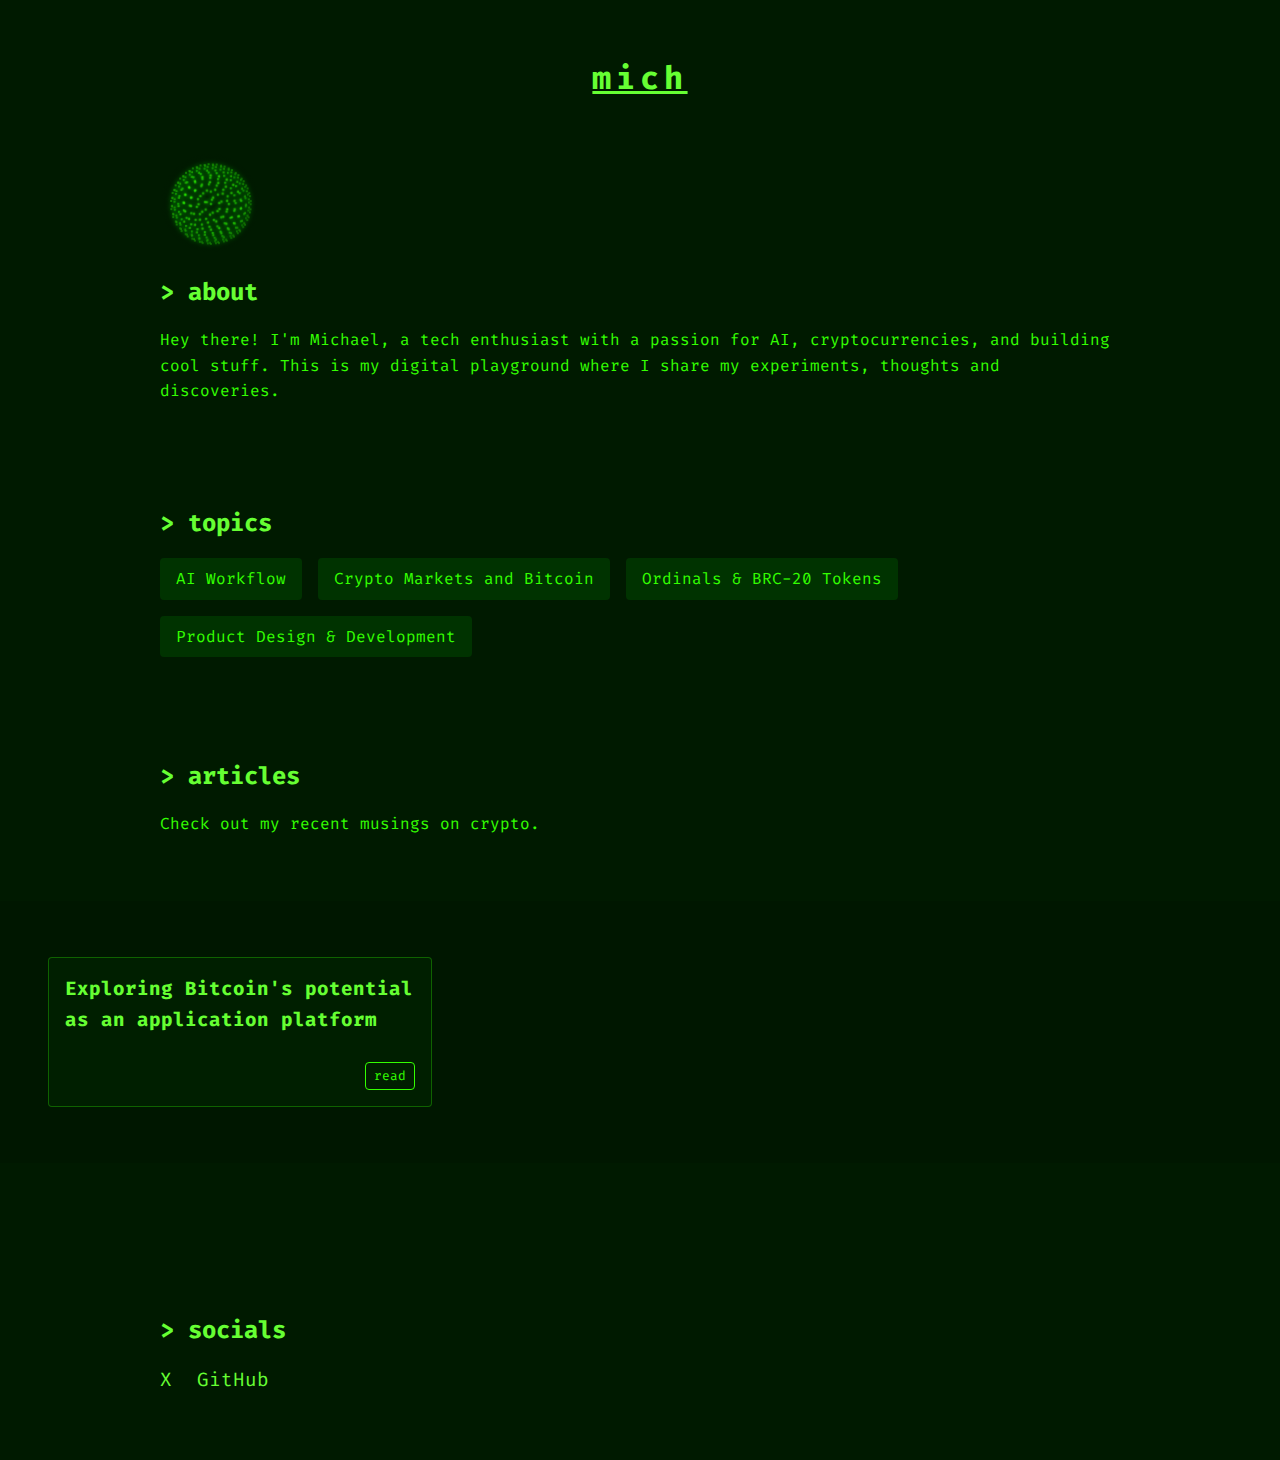
<file: index.html>
<!DOCTYPE html>
<html lang="en">
<head>
    <meta charset="UTF-8">
    <meta name="viewport" content="width=device-width, initial-scale=1.0">
    <title>michaelycrypto</title>
    <link href="https://fonts.googleapis.com/css2?family=Fira+Code:wght@400;700&display=swap" rel="stylesheet">
    <link rel="stylesheet" href="style.css">
</head>
<body>
    <header>
        <h1 class="glitch-logo"><a href="index.html"><span id="typing-text"></span></a></h1>
    </header>

    <main class="content">
        <section class="hero">
            <div class="container">
                <div id="globe-container">
                    <div id="globe"></div>
                    <div id="globe-overlay"></div>
                </div>
                <div class="whoami">
                    <h2>> about</h2>
                    <p>Hey there! I'm Michael, a tech enthusiast with a passion for AI, cryptocurrencies, and building cool stuff. This is my digital playground where I share my experiments, thoughts and discoveries.</p>
                </div>
            </div>
        </section>

        <section class="topics">
            <div class="container">
                <h2>> topics</h2>
                <ul>
                    <li>AI Workflow</li>
                    <li>Crypto Markets and Bitcoin</li>
                    <li>Ordinals & BRC-20 Tokens</li>
                    <li>Product Design & Development</li>
                </ul>
            </div>
        </section>

        <section class="blog">
            <div class="container">
                <h2>> articles</h2>
                <p>Check out my recent musings on crypto.</p>
            </div>
            <div class="carousel-wrapper">
                <button class="carousel-arrow left-arrow" aria-label="Previous articles">
                    <svg xmlns="http://www.w3.org/2000/svg" viewBox="0 0 24 24" fill="none" stroke="currentColor" stroke-width="2" stroke-linecap="round" stroke-linejoin="round" class="icon-chevron"><polyline points="15 18 9 12 15 6"></polyline></svg>
                </button>
                <div class="carousel-container">
                    <div class="carousel-track">
                        <div class="carousel-item">
                            <h3>Exploring Bitcoin's potential as an application platform</h3>
                            <a href="./bitcoin-as-a-platform.html" class="read-button">read</a>
                        </div>
                        <!-- Add more carousel items here -->
                    </div>
                </div>
                <button class="carousel-arrow right-arrow" aria-label="Next articles">
                    <svg xmlns="http://www.w3.org/2000/svg" viewBox="0 0 24 24" fill="none" stroke="currentColor" stroke-width="2" stroke-linecap="round" stroke-linejoin="round" class="icon-chevron"><polyline points="9 18 15 12 9 6"></polyline></svg>
                </button>
            </div>
        </section>

        <section class="socials">
            <div class="container">
                <h2>> socials</h2>
                <div class="social-links">
                    <a href="https://twitter.com/michaelycrypto" target="_blank">X</a>
                    <a href="https://github.com/michaelycrypto" target="_blank">GitHub</a>
                </div>
            </div>
        </section>
    </main>

    <script src="glitch.js"></script>
    <script src="globe.js"></script>
    <script src="carousel.js"></script>
</body>
</html>
</file>
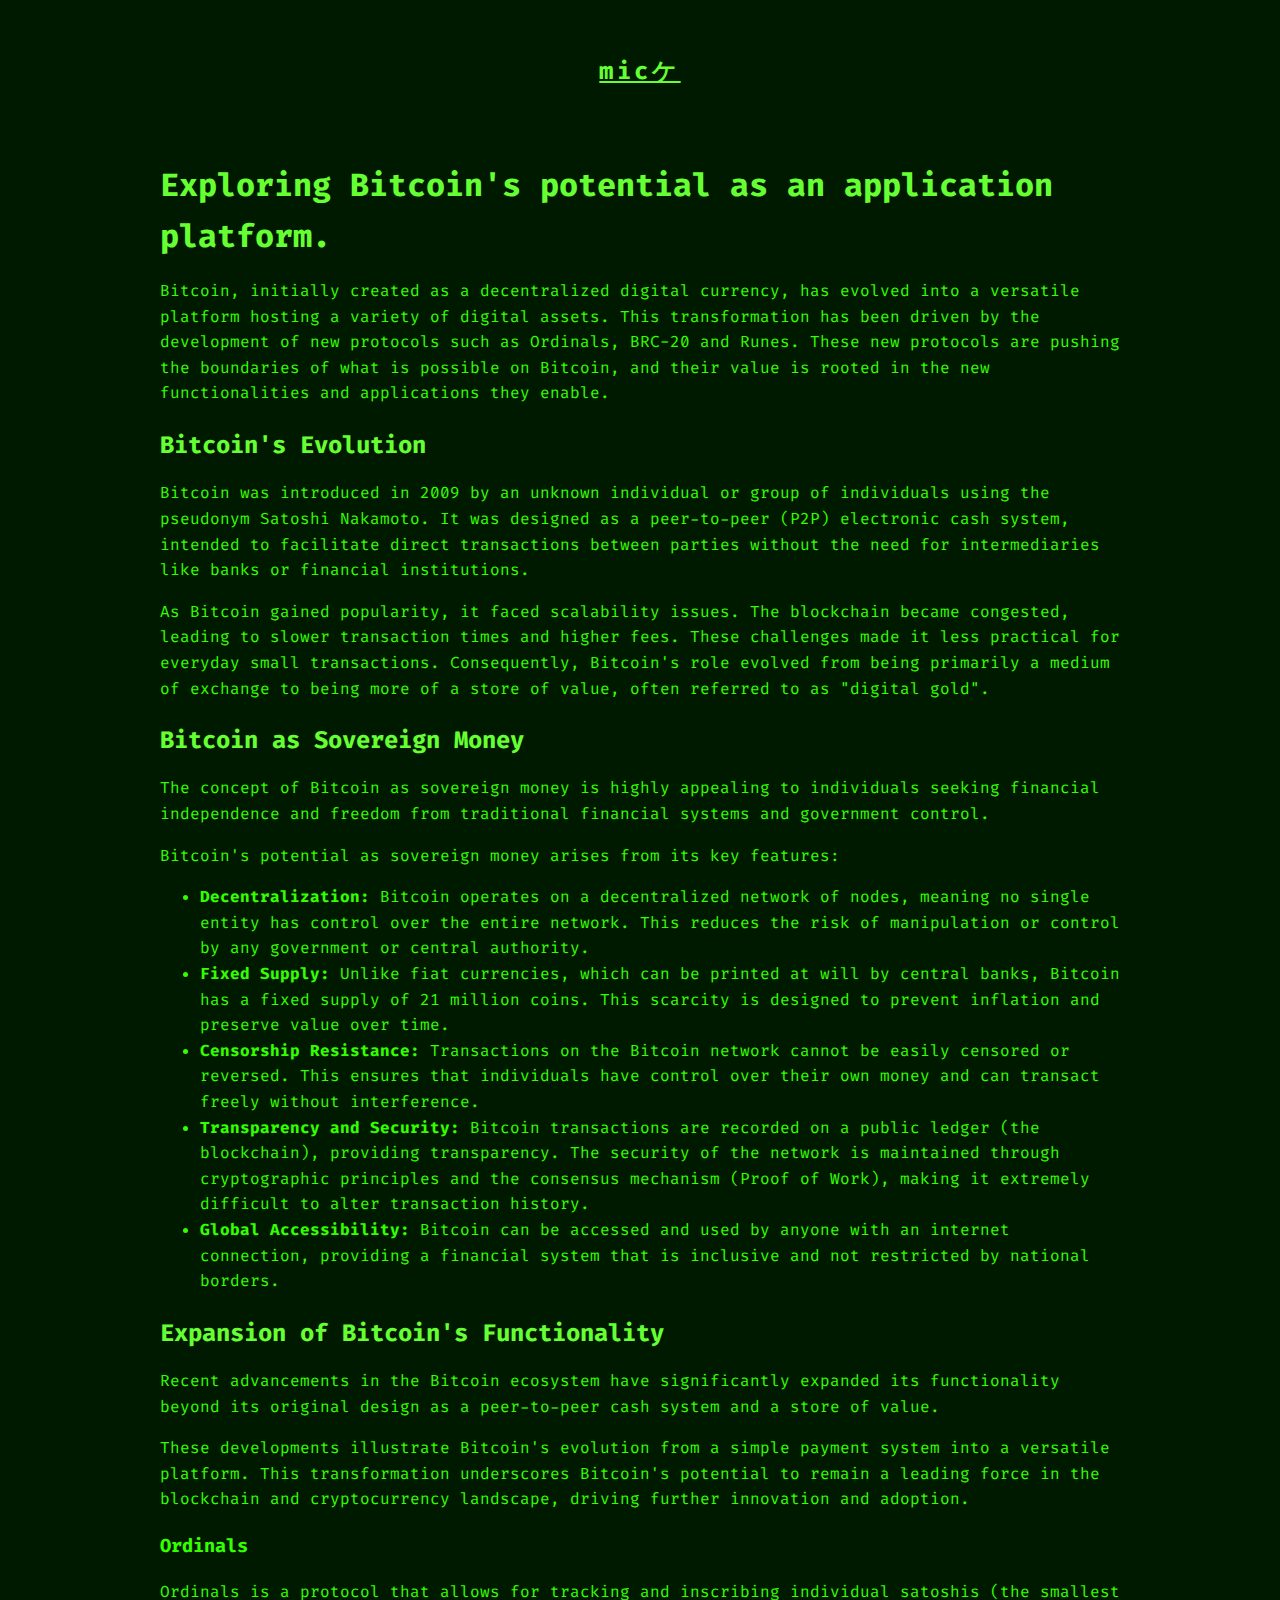
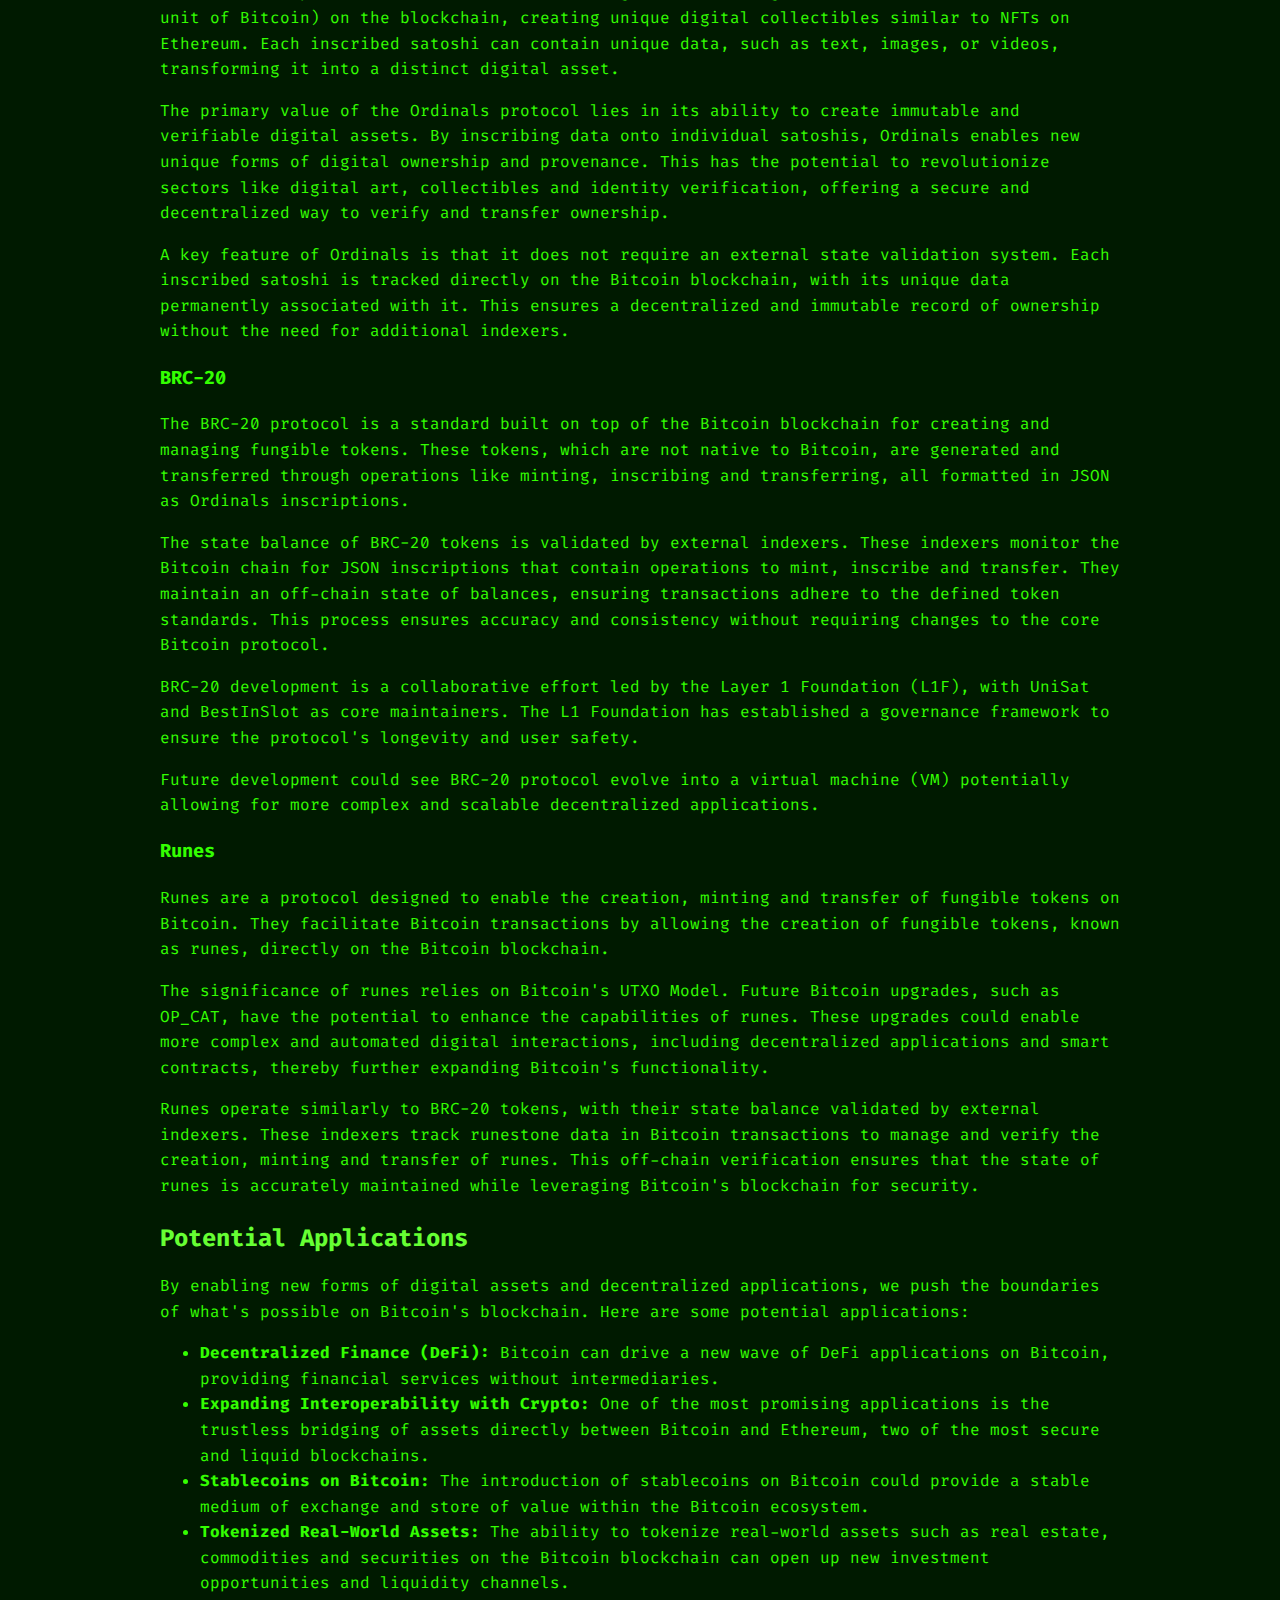
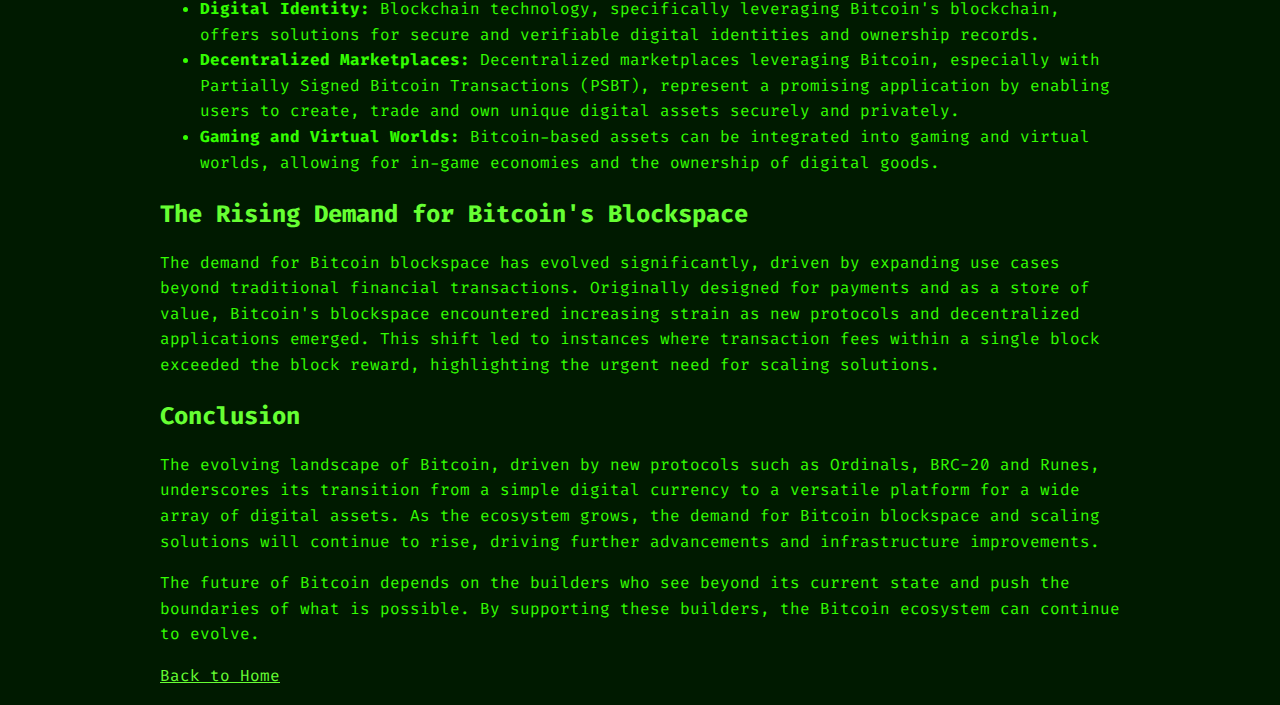
<file: bitcoin-as-a-platform.html>
<!DOCTYPE html>
<html lang="en">
<head>
    <meta charset="UTF-8">
    <meta name="viewport" content="width=device-width, initial-scale=1.0">
    <title>Bitcoin as a Platform</title>
    <link href="https://fonts.googleapis.com/css2?family=Fira+Code:wght@400;700&display=swap" rel="stylesheet">
    <link rel="stylesheet" href="style.css">
</head>
<body>
    <header>
        <h2 class="glitch-logo"><a href="index.html"><span id="typing-text"></span></a></h2>
    </header>

    <div class="container">
        <h1>Exploring Bitcoin's potential as an application platform.</h1>

        <p>Bitcoin, initially created as a decentralized digital currency, has evolved into a versatile platform hosting a variety of digital assets. This transformation has been driven by the development of new protocols such as Ordinals, BRC-20 and Runes. These new protocols are pushing the boundaries of what is possible on Bitcoin, and their value is rooted in the new functionalities and applications they enable.</p>

        <h2>Bitcoin's Evolution</h2>
        <p>Bitcoin was introduced in 2009 by an unknown individual or group of individuals using the pseudonym Satoshi Nakamoto. It was designed as a peer-to-peer (P2P) electronic cash system, intended to facilitate direct transactions between parties without the need for intermediaries like banks or financial institutions.</p>

        <p>As Bitcoin gained popularity, it faced scalability issues. The blockchain became congested, leading to slower transaction times and higher fees. These challenges made it less practical for everyday small transactions. Consequently, Bitcoin's role evolved from being primarily a medium of exchange to being more of a store of value, often referred to as "digital gold".</p>

        <h2>Bitcoin as Sovereign Money</h2>
        <p>The concept of Bitcoin as sovereign money is highly appealing to individuals seeking financial independence and freedom from traditional financial systems and government control.</p>

        <p>Bitcoin's potential as sovereign money arises from its key features:</p>
        <ul>
            <li><strong>Decentralization:</strong> Bitcoin operates on a decentralized network of nodes, meaning no single entity has control over the entire network. This reduces the risk of manipulation or control by any government or central authority.</li>

            <li><strong>Fixed Supply:</strong> Unlike fiat currencies, which can be printed at will by central banks, Bitcoin has a fixed supply of 21 million coins. This scarcity is designed to prevent inflation and preserve value over time.</li>

            <li><strong>Censorship Resistance:</strong> Transactions on the Bitcoin network cannot be easily censored or reversed. This ensures that individuals have control over their own money and can transact freely without interference.</li>

            <li><strong>Transparency and Security:</strong> Bitcoin transactions are recorded on a public ledger (the blockchain), providing transparency. The security of the network is maintained through cryptographic principles and the consensus mechanism (Proof of Work), making it extremely difficult to alter transaction history.</li>

            <li><strong>Global Accessibility:</strong> Bitcoin can be accessed and used by anyone with an internet connection, providing a financial system that is inclusive and not restricted by national borders.</li>
        </ul>

        <h2>Expansion of Bitcoin's Functionality</h2>
        <p>Recent advancements in the Bitcoin ecosystem have significantly expanded its functionality beyond its original design as a peer-to-peer cash system and a store of value.</p>

        <p>These developments illustrate Bitcoin's evolution from a simple payment system into a versatile platform. This transformation underscores Bitcoin's potential to remain a leading force in the blockchain and cryptocurrency landscape, driving further innovation and adoption.</p>

        <h3>Ordinals</h3>
        <p>Ordinals is a protocol that allows for tracking and inscribing individual satoshis (the smallest unit of Bitcoin) on the blockchain, creating unique digital collectibles similar to NFTs on Ethereum. Each inscribed satoshi can contain unique data, such as text, images, or videos, transforming it into a distinct digital asset.</p>

        <p>The primary value of the Ordinals protocol lies in its ability to create immutable and verifiable digital assets. By inscribing data onto individual satoshis, Ordinals enables new unique forms of digital ownership and provenance. This has the potential to revolutionize sectors like digital art, collectibles and identity verification, offering a secure and decentralized way to verify and transfer ownership.</p>

        <p>A key feature of Ordinals is that it does not require an external state validation system. Each inscribed satoshi is tracked directly on the Bitcoin blockchain, with its unique data permanently associated with it. This ensures a decentralized and immutable record of ownership without the need for additional indexers.</p>

        <h3>BRC-20</h3>
        <p>The BRC-20 protocol is a standard built on top of the Bitcoin blockchain for creating and managing fungible tokens. These tokens, which are not native to Bitcoin, are generated and transferred through operations like minting, inscribing and transferring, all formatted in JSON as Ordinals inscriptions.</p>

        <p>The state balance of BRC-20 tokens is validated by external indexers. These indexers monitor the Bitcoin chain for JSON inscriptions that contain operations to mint, inscribe and transfer. They maintain an off-chain state of balances, ensuring transactions adhere to the defined token standards. This process ensures accuracy and consistency without requiring changes to the core Bitcoin protocol.</p>

        <p>BRC-20 development is a collaborative effort led by the Layer 1 Foundation (L1F), with UniSat and BestInSlot as core maintainers. The L1 Foundation has established a governance framework to ensure the protocol's longevity and user safety.</p>

        <p>Future development could see BRC-20 protocol evolve into a virtual machine (VM) potentially allowing for more complex and scalable decentralized applications.</p>

        <h3>Runes</h3>
        <p>Runes are a protocol designed to enable the creation, minting and transfer of fungible tokens on Bitcoin. They facilitate Bitcoin transactions by allowing the creation of fungible tokens, known as runes, directly on the Bitcoin blockchain.</p>

        <p>The significance of runes relies on Bitcoin's UTXO Model. Future Bitcoin upgrades, such as OP_CAT, have the potential to enhance the capabilities of runes. These upgrades could enable more complex and automated digital interactions, including decentralized applications and smart contracts, thereby further expanding Bitcoin's functionality.</p>

        <p>Runes operate similarly to BRC-20 tokens, with their state balance validated by external indexers. These indexers track runestone data in Bitcoin transactions to manage and verify the creation, minting and transfer of runes. This off-chain verification ensures that the state of runes is accurately maintained while leveraging Bitcoin's blockchain for security.</p>

        <h2>Potential Applications</h2>
        <p>By enabling new forms of digital assets and decentralized applications, we push the boundaries of what's possible on Bitcoin's blockchain. Here are some potential applications:</p>

        <ul>
            <li><strong>Decentralized Finance (DeFi):</strong> Bitcoin can drive a new wave of DeFi applications on Bitcoin, providing financial services without intermediaries.</li>

            <li><strong>Expanding Interoperability with Crypto:</strong> One of the most promising applications is the trustless bridging of assets directly between Bitcoin and Ethereum, two of the most secure and liquid blockchains.</li>

            <li><strong>Stablecoins on Bitcoin:</strong> The introduction of stablecoins on Bitcoin could provide a stable medium of exchange and store of value within the Bitcoin ecosystem.</li>

            <li><strong>Tokenized Real-World Assets:</strong> The ability to tokenize real-world assets such as real estate, commodities and securities on the Bitcoin blockchain can open up new investment opportunities and liquidity channels.</li>

            <li><strong>Digital Identity:</strong> Blockchain technology, specifically leveraging Bitcoin's blockchain, offers solutions for secure and verifiable digital identities and ownership records.</li>

            <li><strong>Decentralized Marketplaces:</strong> Decentralized marketplaces leveraging Bitcoin, especially with Partially Signed Bitcoin Transactions (PSBT), represent a promising application by enabling users to create, trade and own unique digital assets securely and privately.</li>

            <li><strong>Gaming and Virtual Worlds:</strong> Bitcoin-based assets can be integrated into gaming and virtual worlds, allowing for in-game economies and the ownership of digital goods.</li>
        </ul>

        <h2>The Rising Demand for Bitcoin's Blockspace</h2>
        <p>The demand for Bitcoin blockspace has evolved significantly, driven by expanding use cases beyond traditional financial transactions. Originally designed for payments and as a store of value, Bitcoin's blockspace encountered increasing strain as new protocols and decentralized applications emerged. This shift led to instances where transaction fees within a single block exceeded the block reward, highlighting the urgent need for scaling solutions.</p>

        <h2>Conclusion</h2>
        <p>The evolving landscape of Bitcoin, driven by new protocols such as Ordinals, BRC-20 and Runes, underscores its transition from a simple digital currency to a versatile platform for a wide array of digital assets. As the ecosystem grows, the demand for Bitcoin blockspace and scaling solutions will continue to rise, driving further advancements and infrastructure improvements.</p>

        <p>The future of Bitcoin depends on the builders who see beyond its current state and push the boundaries of what is possible. By supporting these builders, the Bitcoin ecosystem can continue to evolve.</p>

        <p><a href="index.html" class="back-home-button">Back to Home</a></p>
    </div>

    <script src="glitch.js"></script>
</body>
</html>
</file>
<file: style.css>
:root {
    --primary-color: #33ff00;
    --secondary-color: #66ff33;
    --background-color: #001a00;
    --accent-color: #003300;
    --font-family: 'Fira Code', monospace;
}

body, html {
    font-family: var(--font-family);
    line-height: 1.6;
    color: var(--primary-color);
    background-color: var(--background-color);
    margin: 0;
    padding: 0;
    min-height: 100vh;
    display: flex;
    flex-direction: column;
}

a {

}

.container {
    max-width: 960px;
    width: 100%;
    margin: 0 auto;
    padding: 0 2rem;
}

header {
    padding: 2rem 0;
    text-align: center;
    background-color: rgba(0, 26, 0, 0.8);
}

h1, h2 {
    color: var(--secondary-color);
    margin-bottom: 1rem;
}

.content {
    display: flex;
    flex-direction: column;
    gap: 4rem;
    padding-bottom: 4rem; /* Add padding at the bottom of the content */
}

section {
    width: 100%;
}

section:not(:last-child) {
    margin-bottom: 0;
    padding-bottom: 0;
}

.section {
    background-color: rgba(0, 26, 0, 0.5);
    padding: 1.5rem;
    border-radius: 8px;
    transition: all 0.3s ease;
    width: 100%;
}

.intro {
    grid-column: 1 / -1;
    display: flex;
    flex-direction: column;
    align-items: center;
    text-align: center;
}

#globe-container {
    margin-bottom: 2rem;
}

.whoami {
    padding-left: 0;
}

.topics ul {
    display: flex;
    flex-wrap: wrap;
    gap: 1rem;
    padding: 0;
    list-style-type: none;
}

.topics li {
    background-color: var(--accent-color);
    padding: 0.5rem 1rem;
    border-radius: 4px;
}

.carousel-wrapper {
    position: relative;
    padding: 2rem 3rem;
    margin: 4rem 0; /* Increased margin top and bottom */
    max-width: 100%;
    overflow: hidden;
    background-color: rgba(0, 0, 0, 0.1);
}

.carousel-arrow {
    position: absolute;
    top: 50%;
    transform: translateY(-50%);
    background-color: transparent;
    color: var(--primary-color);
    border: 1px solid var(--primary-color);
    width: 30px;
    height: 30px;
    cursor: pointer;
    z-index: 10;
    transition: all 0.3s ease;
    display: flex;
    align-items: center;
    justify-content: center;
    opacity: 0.7;
}

.carousel-arrow:hover {
    background-color: rgba(51, 255, 0, 0.1);
    color: var(--secondary-color);
}

.carousel-arrow:focus {
    outline: none;
    box-shadow: 0 0 0 3px var(--secondary-color);
}

.left-arrow {
    left: 0;
}

.right-arrow {
    right: 0;
}

.icon-chevron {
    width: 24px;
    height: 24px;
}

.carousel-container {
    overflow-x: hidden;
    scroll-behavior: smooth;
    -webkit-overflow-scrolling: touch;
    padding: 1rem 0;
}

.carousel-track {
    display: flex;
    transition: transform 0.5s ease;
    padding: 0.5rem 0;
}

.carousel-item {
    flex: 0 0 auto;
    height: 150px;
    background-color: rgba(0, 51, 0, 0.3);
    border: 1px solid rgba(51, 255, 0, 0.3);
    padding: 1rem;
    position: relative;
    display: flex;
    flex-direction: column;
    justify-content: space-between;
    transition: all 0.3s ease;
    box-sizing: border-box;
    border-radius: 4px;
}

.carousel-item:hover {
    transform: translateY(-3px);
    box-shadow: 0 3px 10px rgba(0, 255, 0, 0.1);
}

.carousel-item h3 {
    margin: 0;
    font-size: 1.2rem;
    color: var(--secondary-color);
}

.read-button {
    position: absolute;
    bottom: 1rem;
    right: 1rem;
    background-color: transparent;
    color: var(--primary-color);
    border: 1px solid var(--primary-color);
    padding: 3px 8px;
    text-decoration: none;
    font-size: 0.8rem;
    transition: all 0.3s ease;
    border-radius: 4px;
    opacity: 1;
    cursor: pointer;
}

.read-button:hover {
    background-color: rgba(51, 255, 0, 0.1);
    color: var(--secondary-color);
}

.social-links {
    margin-top: 1rem;
}

.social-links a {
    margin-right: 15px;
    text-decoration: none;
    color: var(--secondary-color);
    font-size: 1.2em;
    transition: all 0.3s ease;
}

.social-links a:hover {
    color: var(--primary-color);
}

.ascii-art {
    font-family: monospace;
    white-space: pre;
    font-size: 12px;
    line-height: 1.2;
    margin-bottom: 20px;
}

#typing-text {
    overflow: hidden;
    white-space: nowrap;
    margin: 0 auto;
    letter-spacing: .15em;
    animation: glitch 5s step-end infinite;
}

@keyframes glitch {
    0% { text-shadow: 1px 0 0 red, -1px 0 0 blue; }
    1% { text-shadow: 1px 0 0 red, -1px 0 0 blue; }
    2% { text-shadow: 1px 0 0 red, -1px 0 0 blue; }
    3% { text-shadow: 1px 0 0 red, -1px 0 0 blue; }
    4% { text-shadow: 1px 0 0 red, -1px 0 0 blue; }
    5% { text-shadow: -1px 0 0 red, 1px 0 0 blue; }
    6% { text-shadow: -1px 0 0 red, 1px 0 0 blue; }
    7% { text-shadow: -1px 0 0 red, 1px 0 0 blue; }
    8% { text-shadow: -1px 0 0 red, 1px 0 0 blue; }
    9% { text-shadow: -1px 0 0 red, 1px 0 0 blue; }
    10% { text-shadow: -1px 0 0 red, 1px 0 0 blue; }
    11% { text-shadow: 0.5px 0 0 red, -0.5px 0 0 lime; }
    12% { text-shadow: 0.5px 0 0 red, -0.5px 0 0 lime; }
    13% { text-shadow: 0.5px 0 0 red, -0.5px 0 0 lime; }
    14% { text-shadow: 0.5px 0 0 red, -0.5px 0 0 lime; }
    15% { text-shadow: 0.5px 0 0 red, -0.5px 0 0 lime; }
    16% { text-shadow: -1px 0 0 red, 1px 0 0 lime; }
    17% { text-shadow: -1px 0 0 red, 1px 0 0 lime; }
    18% { text-shadow: -1px 0 0 red, 1px 0 0 lime; }
    19% { text-shadow: -1px 0 0 red, 1px 0 0 lime; }
    20% { text-shadow: -1px 0 0 red, 1px 0 0 lime; }
    21% { text-shadow: 1px 0 0 red, -1px 0 0 blue; }
    22% { text-shadow: 1px 0 0 red, -1px 0 0 blue; }
    23% { text-shadow: 1px 0 0 red, -1px 0 0 blue; }
    24% { text-shadow: 1px 0 0 red, -1px 0 0 blue; }
    25% { text-shadow: 1px 0 0 red, -1px 0 0 blue; }
    26% { text-shadow: -1px 0 0 red, 1px 0 0 blue; }
    27% { text-shadow: -1px 0 0 red, 1px 0 0 blue; }
    28% { text-shadow: -1px 0 0 red, 1px 0 0 blue; }
    29% { text-shadow: -1px 0 0 red, 1px 0 0 blue; }
    30% { text-shadow: -1px 0 0 red, 1px 0 0 blue; }
    31% { text-shadow: 0.7px 0 0 blue, -0.7px 0 0 lime; }
    32% { text-shadow: 0.7px 0 0 blue, -0.7px 0 0 lime; }
    33% { text-shadow: 0.7px 0 0 blue, -0.7px 0 0 lime; }
    34% { text-shadow: 0.7px 0 0 blue, -0.7px 0 0 lime; }
    35% { text-shadow: 0.7px 0 0 blue, -0.7px 0 0 lime; }
    36% { text-shadow: 0.7px 0 0 blue, -0.7px 0 0 lime; }
    37% { text-shadow: 0.7px 0 0 blue, -0.7px 0 0 lime; }
    38% { text-shadow: 0.7px 0 0 blue, -0.7px 0 0 lime; }
    39% { text-shadow: 0.7px 0 0 blue, -0.7px 0 0 lime; }
    40% { text-shadow: 0.7px 0 0 blue, -0.7px 0 0 lime; }
    41% { text-shadow: 50px 0 0 blue, -50px 0 0 lime; }
    42% { text-shadow: 0 0 0 blue, 0 0 0 lime; }
    43% { text-shadow: 0.5px 0 0 red, -0.5px 0 0 lime; }
    44% { text-shadow: 0.5px 0 0 red, -0.5px 0 0 lime; }
    45% { text-shadow: 0.5px 0 0 red, -0.5px 0 0 lime; }
    46% { text-shadow: 0.5px 0 0 red, -0.5px 0 0 lime; }
    47% { text-shadow: -1px 0 0 red, 1px 0 0 lime; }
    48% { text-shadow: -1px 0 0 red, 1px 0 0 lime; }
    49% { text-shadow: -1px 0 0 red, 1px 0 0 lime; }
    50% { text-shadow: -1px 0 0 red, 1px 0 0 lime; }
    51% { text-shadow: 1px 0 0 red, -1px 0 0 blue; }
    52% { text-shadow: 1px 0 0 red, -1px 0 0 blue; }
    53% { text-shadow: 1px 0 0 red, -1px 0 0 blue; }
    54% { text-shadow: 1px 0 0 red, -1px 0 0 blue; }
    55% { text-shadow: 1px 0 0 red, -1px 0 0 blue; }
    56% { text-shadow: -1px 0 0 red, 1px 0 0 blue; }
    57% { text-shadow: -1px 0 0 red, 1px 0 0 blue; }
    58% { text-shadow: -1px 0 0 red, 1px 0 0 blue; }
    59% { text-shadow: -1px 0 0 red, 1px 0 0 blue; }
    60% { text-shadow: -1px 0 0 red, 1px 0 0 blue; }
    61% { text-shadow: 15px 0 0 red, 15px 0 0 lime; }
    62% { text-shadow: 0 0 0 red, 0 0 0 lime; }
    63% { text-shadow: 0.5px 0 0 red, -0.5px 0 0 blue; }
    64% { text-shadow: 0.5px 0 0 red, -0.5px 0 0 blue; }
    65% { text-shadow: 0.5px 0 0 red, -0.5px 0 0 blue; }
    66% { text-shadow: 0.5px 0 0 red, -0.5px 0 0 blue; }
    67% { text-shadow: -1px 0 0 red, 1px 0 0 blue; }
    68% { text-shadow: -1px 0 0 red, 1px 0 0 blue; }
    69% { text-shadow: -1px 0 0 red, 1px 0 0 blue; }
    70% { text-shadow: -1px 0 0 red, 1px 0 0 blue; }
    71% { text-shadow: 45px 0 0 red, -45px 0 0 blue; }
    72% { text-shadow: 0 0 0 red, 0 0 0 blue; }
    73% { text-shadow: 1px 0 0 red, -1px 0 0 blue; }
    74% { text-shadow: 1px 0 0 red, -1px 0 0 blue; }
    75% { text-shadow: 1px 0 0 red, -1px 0 0 blue; }
    76% { text-shadow: 1px 0 0 red, -1px 0 0 blue; }
    77% { text-shadow: -1px 0 0 red, 1px 0 0 blue; }
    78% { text-shadow: -1px 0 0 red, 1px 0 0 blue; }
    79% { text-shadow: -1px 0 0 red, 1px 0 0 blue; }
    80% { text-shadow: -1px 0 0 red, 1px 0 0 blue; }
    81% { text-shadow: 0.5px 0 0 red, -0.5px 0 0 lime; }
    82% { text-shadow: 0.5px 0 0 red, -0.5px 0 0 lime; }
    83% { text-shadow: 0.5px 0 0 red, -0.5px 0 0 lime; }
    84% { text-shadow: 0.5px 0 0 red, -0.5px 0 0 lime; }
    85% { text-shadow: 0.5px 0 0 red, -0.5px 0 0 lime; }
    86% { text-shadow: -1px 0 0 red, 1px 0 0 lime; }
    87% { text-shadow: -1px 0 0 red, 1px 0 0 lime; }
    88% { text-shadow: -1px 0 0 red, 1px 0 0 lime; }
    89% { text-shadow: -1px 0 0 red, 1px 0 0 lime; }
    90% { text-shadow: -1px 0 0 red, 1px 0 0 lime; }
    91% { text-shadow: 40px 0 0 lime, -40px 0 0 blue; }
    92% { text-shadow: 0 0 0 lime, 0 0 0 blue; }
    92% { text-shadow: 0.7px 0 0 blue, -0.7px 0 0 lime; }
    93% { text-shadow: 0.7px 0 0 blue, -0.7px 0 0 lime; }
    94% { text-shadow: 0.7px 0 0 blue, -0.7px 0 0 lime; }
    95% { text-shadow: 0.7px 0 0 blue, -0.7px 0 0 lime; }
    96% { text-shadow: -1px 0 0 blue, 1px 0 0 lime; }
    97% { text-shadow: -1px 0 0 blue, 1px 0 0 lime; }
    98% { text-shadow: -1px 0 0 blue, 1px 0 0 lime; }
    99% { text-shadow: -1px 0 0 blue, 1px 0 0 lime; }
    100% { text-shadow: -1px 0 0 blue, 1px 0 0 lime; }
}

@media (max-width: 1024px) {
    .content {
        grid-template-columns: repeat(auto-fit, minmax(250px, 1fr));
    }

    .carousel-item {
        width: calc(50% - 1rem);
    }
}

@media (max-width: 768px) {
    .content {
        gap: 3rem;
        padding-bottom: 3rem; /* Slightly reduce bottom padding on smaller screens */
    }

    .container {
        padding: 0 1rem;
    }

    .carousel-wrapper {
        margin: 1.5rem 0; /* Slightly reduce margin on smaller screens */
        padding: 0 1.5rem;
    }

    .carousel-item {
        width: calc(100% - 1rem);
    }
}

@media (max-width: 600px) {
    .container {
        padding: 1rem;
    }

    .carousel-wrapper {
        padding: 0 1.5rem;
    }

    .carousel-item {
        height: 200px;
    }
}

@media (max-width: 1000px) {
    .container {
        max-width: 100%;
        padding: 0 1.5rem;
    }
}

@media (max-width: 768px) {
    .container {
        padding: 0 1rem;
    }
}

#globe-container {
    width:100px;
    height: 100px;
    margin: 0;
    position: relative;
    perspective: 1000px;
    overflow: hidden;
}

#globe {
    width: 100%;
    height: 100%;
    position: relative;
    transform-style: preserve-3d;
    animation: spin 10s linear infinite;
}

.globe-point {
    position: absolute;
    width: 2px;
    height: 2px;
    background: var(--primary-color);
    border-radius: 50%;
    box-shadow: 0 0 5px var(--primary-color), 0 0 7px var(--primary-color);
}

@keyframes spin {
    0% { transform: rotateY(0deg) rotateX(15deg); }
    100% { transform: rotateY(360deg) rotateX(15deg); }
}

#globe-overlay {
    position: absolute;
    top: 0;
    left: 0;
    width: 100%;
    height: 100%;
    background: radial-gradient(circle, transparent 40%, var(--background-color) 70%);
    pointer-events: none;
}

a {
    text-decoration: underline;
    color: var(--secondary-color);
}
</file>
